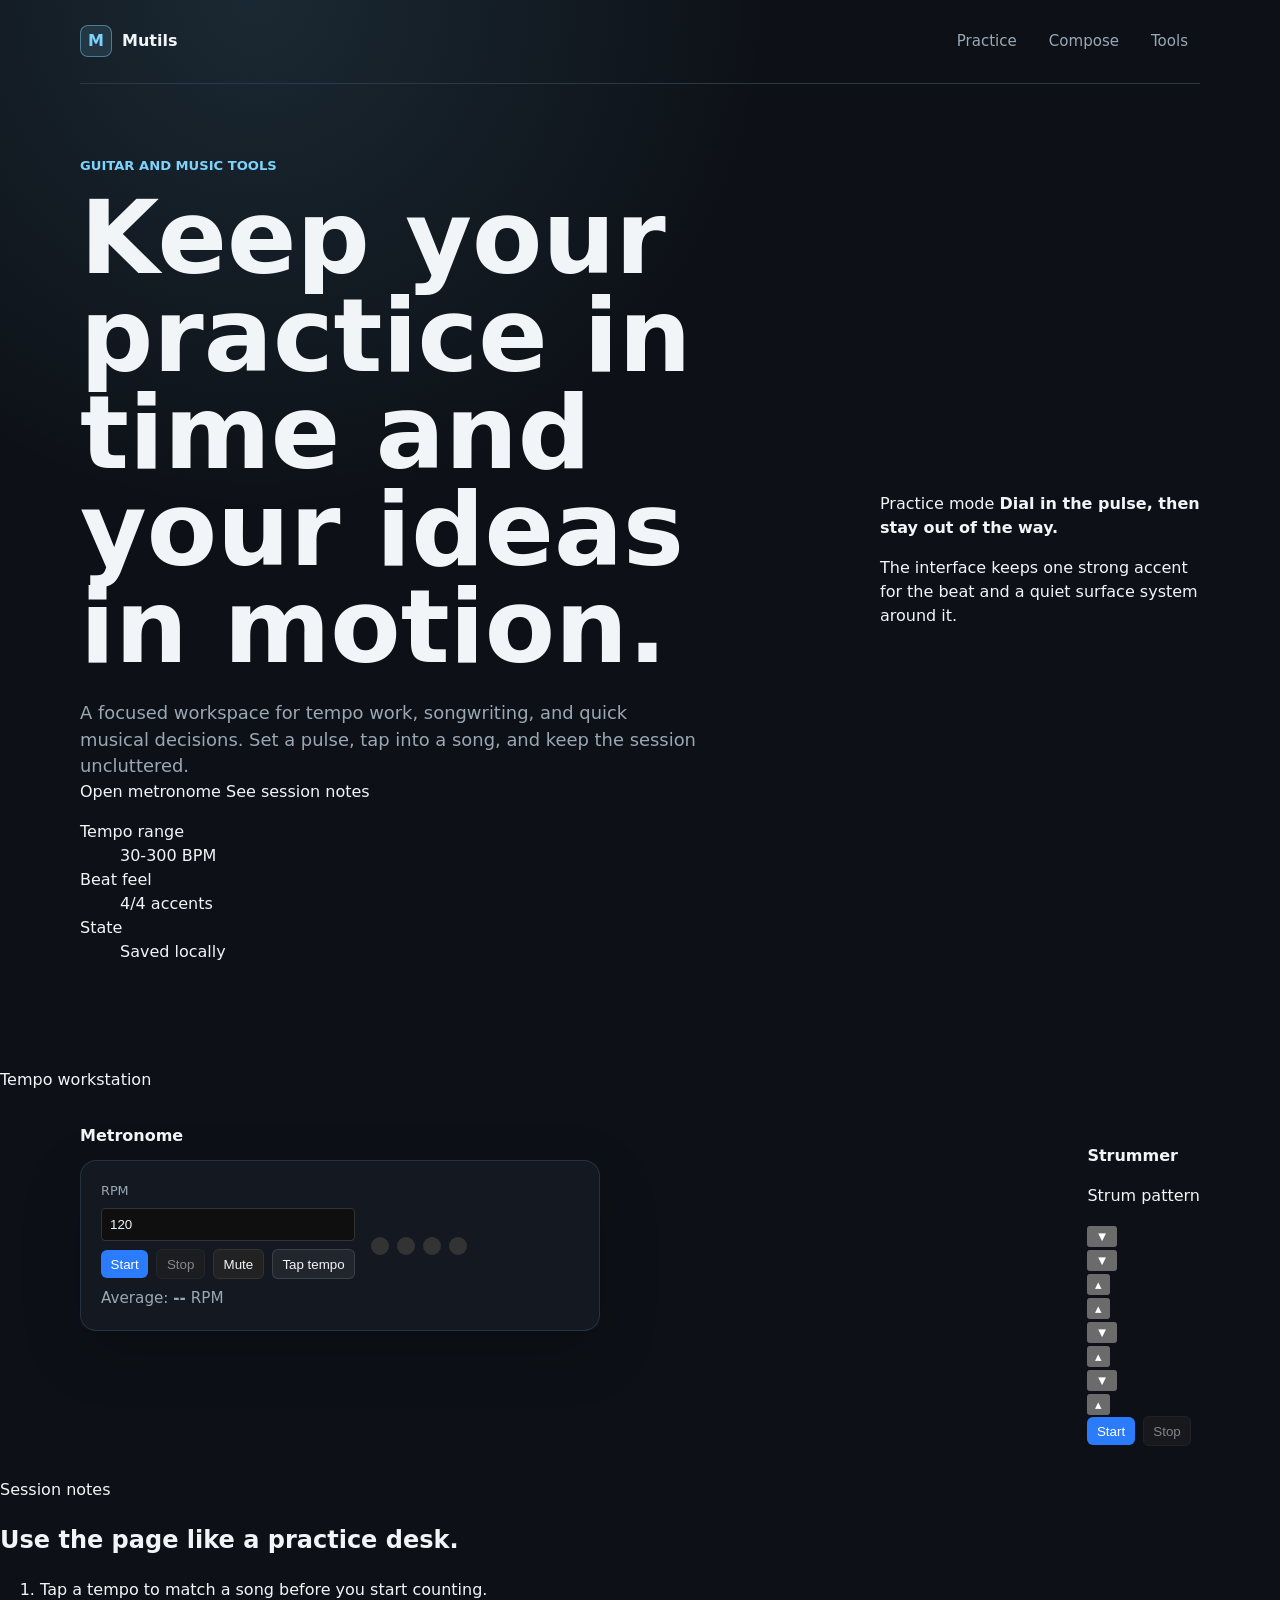
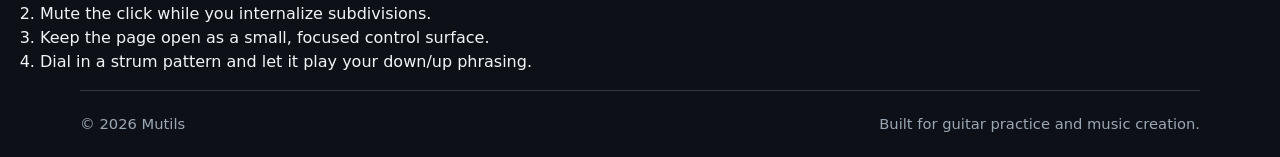
<file: index.html>
<!doctype html>
<html lang="en">
  <head>
    <meta charset="utf-8">
    <meta name="viewport" content="width=device-width, initial-scale=1">
    <title>Mutils</title>
    <link rel="stylesheet" href="assets/css/styles.css">
    <link rel="stylesheet" href="assets/css/metronome.css">
    <script src="assets/js/app.js" defer></script>
    <script src="assets/js/metronome.js" defer></script>
  </head>
  <body>
    <div class="app-shell">
      <div data-component="components/header.html"></div>
      <main data-component="components/main.html">
        <div data-component="components/metronome.html"></div>
      </main>
      <div data-component="components/footer.html"></div>
    </div>
  </body>
</html>
</file>
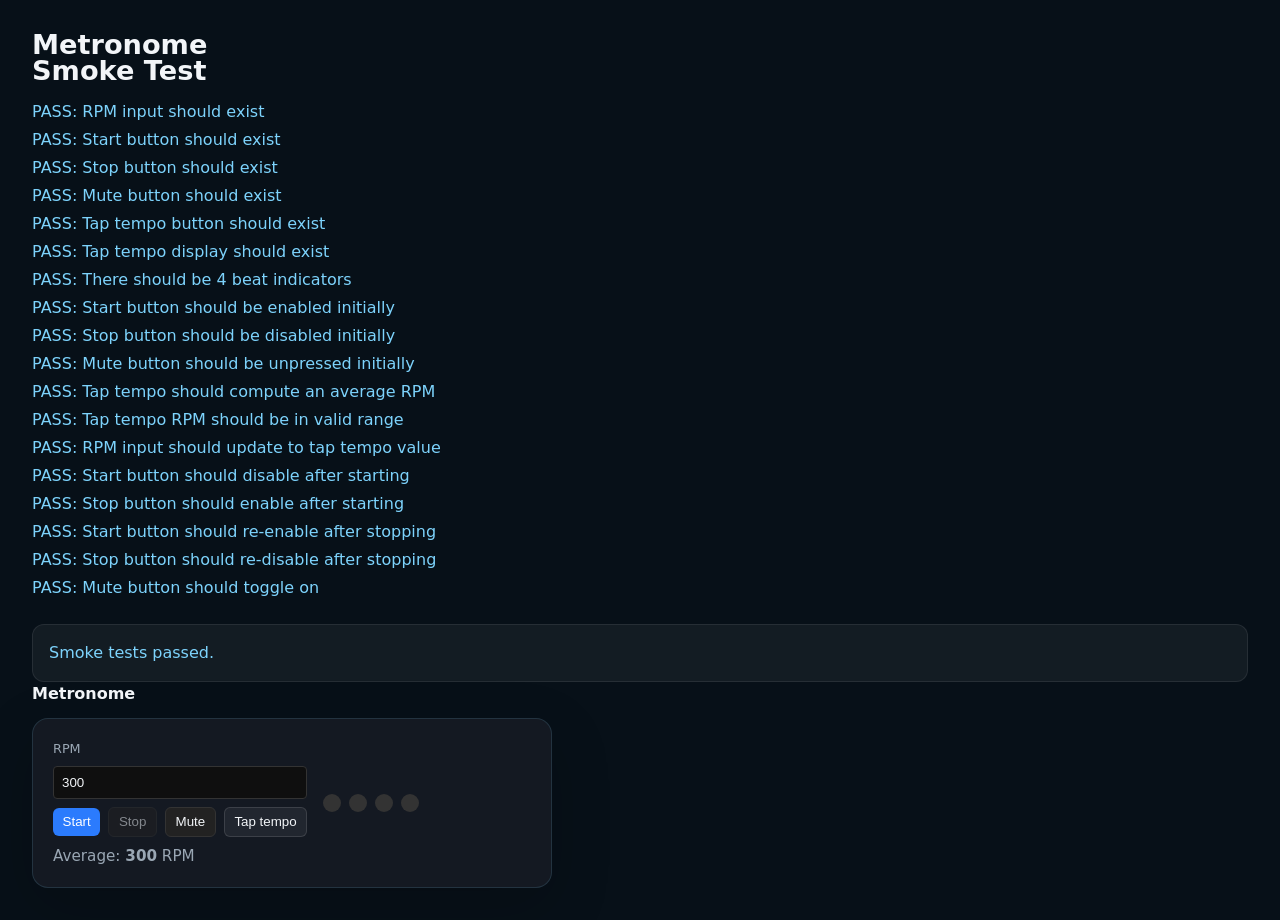
<file: tests/metronome-smoke.html>
<!doctype html>
<html lang="en">
  <head>
    <meta charset="utf-8">
    <meta name="viewport" content="width=device-width, initial-scale=1">
    <title>Metronome Smoke Test</title>
    <link rel="stylesheet" href="../assets/css/styles.css">
    <link rel="stylesheet" href="../assets/css/metronome.css">
    <style>
      body { margin: 0; padding: 2rem; min-height: 100vh; background: #071018; color: #f2f5f8; font-family: Inter, ui-sans-serif, system-ui, sans-serif; }
      h1 { margin: 0 0 1rem; font-size: 1.7rem; }
      #test-report { margin-bottom: 1.5rem; }
      .test-line { margin: 0.25rem 0; }
      .test-pass { color: #7dd3fc; }
      .test-fail { color: #f87171; }
      .test-summary { margin-top: 1.25rem; padding: 1rem; border-radius: 12px; background: rgba(255,255,255,0.05); border: 1px solid rgba(255,255,255,0.08); }
      .test-fixture { max-width: 680px; }
    </style>
  </head>
  <body>
    <main>
      <h1>Metronome Smoke Test</h1>
      <div id="test-report" aria-live="polite"></div>
      <div id="test-summary" class="test-summary" aria-live="polite">Running smoke tests...</div>
      <section class="test-fixture">
        <section class="metronome widget-module" role="region" aria-labelledby="metronome-title">
          <h2 id="metronome-title" class="widget-title">Metronome</h2>
          <div class="metronome-card">
            <div class="metronome-controls">
              <label for="metronome-rpm">RPM</label>
              <input id="metronome-rpm" type="number" min="30" max="300" step="1" value="120" aria-label="Beats per minute" />
              <div class="buttons">
                <button id="metronome-start" class="btn primary">Start</button>
                <button id="metronome-stop" class="btn" disabled>Stop</button>
                <button id="metronome-mute" class="btn" aria-pressed="false">Mute</button>
                <button id="metronome-tap" class="btn secondary">Tap tempo</button>
              </div>
              <div class="tap-panel">
                <span class="tap-display">Average: <strong id="metronome-tap-value">--</strong> RPM</span>
              </div>
            </div>
            <div class="metronome-visual" aria-hidden="false">
              <div class="beat-strip" role="list" aria-label="Beats">
                <div class="beat" data-beat="0" role="listitem" aria-label="Beat 1"></div>
                <div class="beat" data-beat="1" role="listitem" aria-label="Beat 2"></div>
                <div class="beat" data-beat="2" role="listitem" aria-label="Beat 3"></div>
                <div class="beat" data-beat="3" role="listitem" aria-label="Beat 4"></div>
              </div>
              <div id="metronome-status" class="sr-only" aria-live="polite"></div>
            </div>
          </div>
        </section>
      </section>
    </main>
    <script>document.body.dataset.ready = 'true';</script>
    <script src="../assets/js/metronome.js"></script>
    <script src="metronome.test.js"></script>
  </body>
</html>
</file>
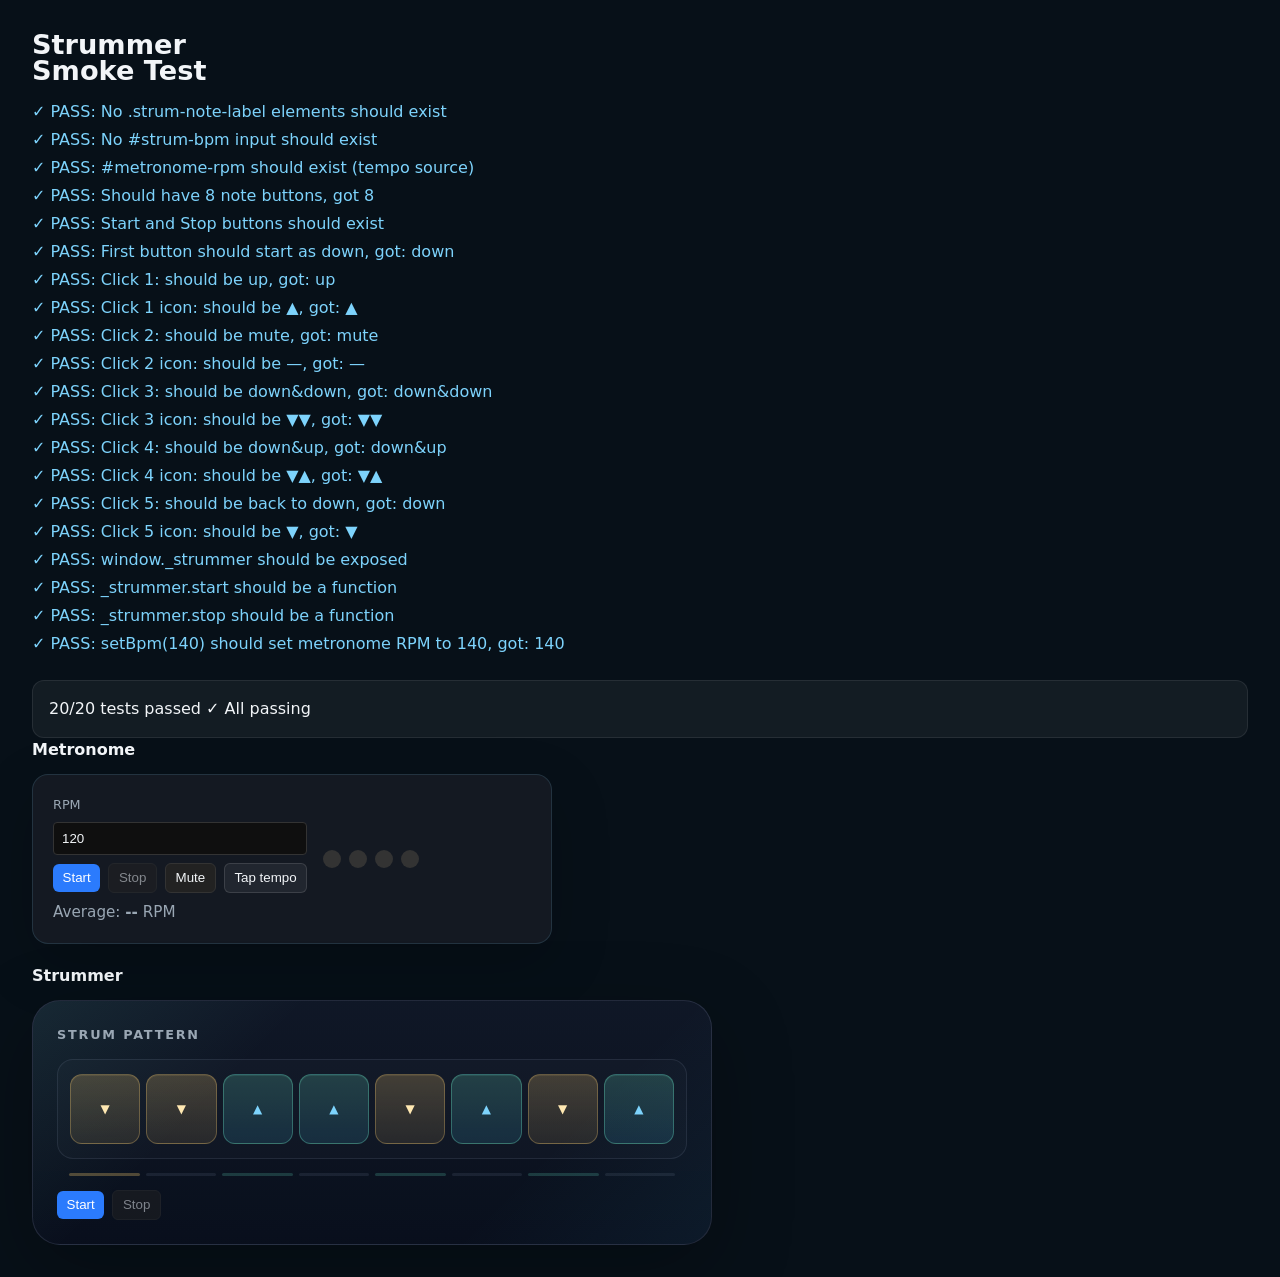
<file: tests/strummer-smoke.html>
﻿<!doctype html>
<html lang="en">
  <head>
    <meta charset="utf-8">
    <meta name="viewport" content="width=device-width, initial-scale=1">
    <title>Strummer Smoke Test</title>
    <link rel="stylesheet" href="../assets/css/styles.css">
    <link rel="stylesheet" href="../assets/css/metronome.css">
    <link rel="stylesheet" href="../assets/css/strummer.css">
    <style>
      body { margin: 0; padding: 2rem; min-height: 100vh; background: #071018; color: #f2f5f8; font-family: Inter, ui-sans-serif, system-ui, sans-serif; }
      h1 { margin: 0 0 1rem; font-size: 1.7rem; }
      #test-report { margin-bottom: 1.5rem; }
      .test-line { margin: 0.25rem 0; }
      .test-pass { color: #7dd3fc; }
      .test-fail { color: #f87171; }
      .test-summary { margin-top: 1.25rem; padding: 1rem; border-radius: 12px; background: rgba(255,255,255,0.05); border: 1px solid rgba(255,255,255,0.08); }
      .test-fixture { max-width: 680px; }
    </style>
  </head>
  <body>
    <main>
      <h1>Strummer Smoke Test</h1>
      <div id="test-report" aria-live="polite"></div>
      <div id="test-summary" class="test-summary" aria-live="polite">Running smoke tests...</div>
      <section class="test-fixture">
        <!-- Metronome RPM source (required by strummer) -->
        <section class="metronome widget-module" role="region" aria-labelledby="metronome-title">
          <h2 id="metronome-title" class="widget-title">Metronome</h2>
          <div class="metronome-card">
            <div class="metronome-controls">
              <label for="metronome-rpm">RPM</label>
              <input id="metronome-rpm" type="number" min="30" max="300" step="1" value="120" aria-label="Beats per minute" />
              <div class="buttons">
                <button id="metronome-start" class="btn primary">Start</button>
                <button id="metronome-stop" class="btn" disabled>Stop</button>
                <button id="metronome-mute" class="btn" aria-pressed="false">Mute</button>
                <button id="metronome-tap" class="btn secondary">Tap tempo</button>
              </div>
              <div class="tap-panel">
                <span class="tap-display">Average: <strong id="metronome-tap-value">--</strong> RPM</span>
              </div>
            </div>
            <div class="metronome-visual" aria-hidden="false">
              <div class="beat-strip" role="list" aria-label="Beats">
                <div class="beat" data-beat="0" role="listitem" aria-label="Beat 1"></div>
                <div class="beat" data-beat="1" role="listitem" aria-label="Beat 2"></div>
                <div class="beat" data-beat="2" role="listitem" aria-label="Beat 3"></div>
                <div class="beat" data-beat="3" role="listitem" aria-label="Beat 4"></div>
              </div>
              <div id="metronome-status" class="sr-only" aria-live="polite"></div>
            </div>
          </div>
        </section>

        <!-- Strummer fixture -->
        <section class="strummer widget-module" role="region" aria-labelledby="strummer-title" style="margin-top: 20px;">
          <h2 id="strummer-title" class="widget-title">Strummer</h2>
          <div class="strum-card">
            <div class="strum-controls">
              <p class="strum-grid-label">Strum pattern</p>
              <div class="strum-notes" role="group" aria-label="Strum pattern notes">
                <div class="strum-note" role="listitem">
                  <button class="strum-note-btn" data-strum="down" aria-label="Note 1">&#9660;</button>
                </div>
                <div class="strum-note" role="listitem">
                  <button class="strum-note-btn" data-strum="down" aria-label="Note 2">&#9660;</button>
                </div>
                <div class="strum-note" role="listitem">
                  <button class="strum-note-btn" data-strum="up" aria-label="Note 3">&#9652;</button>
                </div>
                <div class="strum-note" role="listitem">
                  <button class="strum-note-btn" data-strum="up" aria-label="Note 4">&#9652;</button>
                </div>
                <div class="strum-note" role="listitem">
                  <button class="strum-note-btn" data-strum="down" aria-label="Note 5">&#9660;</button>
                </div>
                <div class="strum-note" role="listitem">
                  <button class="strum-note-btn" data-strum="up" aria-label="Note 6">&#9652;</button>
                </div>
                <div class="strum-note" role="listitem">
                  <button class="strum-note-btn" data-strum="down" aria-label="Note 7">&#9660;</button>
                </div>
                <div class="strum-note" role="listitem">
                  <button class="strum-note-btn" data-strum="up" aria-label="Note 8">&#9652;</button>
                </div>
              </div>
              <div class="strum-beat-indicator" aria-hidden="true">
                <span class="strum-beat-mark"></span>
                <span class="strum-beat-mark"></span>
                <span class="strum-beat-mark"></span>
                <span class="strum-beat-mark"></span>
                <span class="strum-beat-mark"></span>
                <span class="strum-beat-mark"></span>
                <span class="strum-beat-mark"></span>
                <span class="strum-beat-mark"></span>
              </div>
              <div class="buttons">
                <button id="strum-start" class="btn primary">Start</button>
                <button id="strum-stop" class="btn" disabled>Stop</button>
              </div>
            </div>
          </div>
        </section>
      </section>
    </main>
    <script>document.body.dataset.ready = 'true';</script>
    <script src="../assets/js/metronome.js"></script>
    <script src="../assets/js/strummer.js"></script>
    <script src="strummer.test.js"></script>
  </body>
</html>
</file>
<file: assets/css/styles.css>
:root {
  color-scheme: dark;
  --bg: #0d1117;
  --surface: #151b23;
  --surface-soft: #1f2733;
  --text: #f2f5f8;
  --muted: #9aa7b4;
  --line: #2d3745;
  --accent: #7dd3fc;
  --accent-strong: #38bdf8;
}

* {
  box-sizing: border-box;
}

html {
  min-height: 100%;
}

body {
  min-height: 100vh;
  margin: 0;
  background:
    radial-gradient(circle at 20% 0%, rgba(125, 211, 252, 0.12), transparent 32rem),
    var(--bg);
  color: var(--text);
  font-family: Inter, ui-sans-serif, system-ui, -apple-system, BlinkMacSystemFont, "Segoe UI", sans-serif;
  line-height: 1.5;
}

a {
  color: inherit;
  text-decoration: none;
}

.app-shell {
  display: grid;
  min-height: 100vh;
  grid-template-rows: auto 1fr auto;
}

.site-header,
.site-footer {
  width: min(1120px, calc(100% - 32px));
  margin: 0 auto;
}

.site-header {
  display: flex;
  align-items: center;
  justify-content: space-between;
  gap: 24px;
  padding: 22px 0;
  border-bottom: 1px solid var(--line);
}

.brand {
  display: inline-flex;
  align-items: center;
  gap: 10px;
  font-weight: 700;
}

.brand-mark {
  display: grid;
  width: 32px;
  height: 32px;
  place-items: center;
  border: 1px solid rgba(125, 211, 252, 0.45);
  border-radius: 8px;
  background: rgba(125, 211, 252, 0.12);
  color: var(--accent);
}

.nav-links {
  display: flex;
  align-items: center;
  gap: 8px;
}

.nav-links a {
  min-height: 36px;
  padding: 8px 12px;
  border-radius: 8px;
  color: var(--muted);
  font-size: 0.94rem;
}

.nav-links a:hover,
.nav-links a:focus-visible {
  background: var(--surface-soft);
  color: var(--text);
  outline: none;
}

.hero {
  display: grid;
  width: min(1120px, calc(100% - 32px));
  margin: 0 auto;
  grid-template-columns: minmax(0, 1fr) 320px;
  align-items: center;
  gap: 48px;
  padding: 72px 0;
}

.hero-content {
  max-width: 680px;
}

.eyebrow {
  margin: 0 0 14px;
  color: var(--accent);
  font-size: 0.82rem;
  font-weight: 700;
  letter-spacing: 0;
  text-transform: uppercase;
}

h1 {
  max-width: 10ch;
  margin: 0;
  font-size: clamp(3rem, 8vw, 6.4rem);
  line-height: 0.95;
  letter-spacing: 0;
}

.hero-copy {
  max-width: 620px;
  margin: 24px 0 0;
  color: var(--muted);
  font-size: 1.12rem;
}

.status-panel {
  padding: 22px;
  border: 1px solid var(--line);
  border-radius: 8px;
  background: rgba(21, 27, 35, 0.84);
  box-shadow: 0 18px 50px rgba(0, 0, 0, 0.24);
}

.panel-label {
  display: block;
  margin-bottom: 12px;
  color: var(--accent-strong);
  font-size: 0.82rem;
  font-weight: 700;
  text-transform: uppercase;
}

.status-panel strong {
  display: block;
  font-size: 1.15rem;
}

.status-panel p {
  margin: 10px 0 0;
  color: var(--muted);
}

.site-footer {
  display: flex;
  justify-content: space-between;
  gap: 16px;
  padding: 22px 0;
  border-top: 1px solid var(--line);
  color: var(--muted);
  font-size: 0.92rem;
}

@media (max-width: 760px) {
  .site-header,
  .site-footer {
    width: min(100% - 24px, 1120px);
  }

  .site-header,
  .site-footer,
  .nav-links {
    align-items: flex-start;
    flex-direction: column;
  }

  .nav-links {
    width: 100%;
    gap: 4px;
  }

  .nav-links a {
    width: 100%;
  }

  .hero {
    width: min(100% - 24px, 1120px);
    grid-template-columns: 1fr;
    gap: 28px;
    padding: 48px 0;
  }

  h1 {
    max-width: 12ch;
    font-size: clamp(2.7rem, 15vw, 4.6rem);
  }
}
</file>
<file: assets/css/metronome.css>
/* Metronome widget styles */
.widget-area{
  display:flex;
  flex-wrap:wrap;
  gap:1rem;
  padding:1rem 0;
  width: min(1120px, calc(100% - 32px));
  margin: 0 auto;
}
.metronome-embed{flex:1 1 320px;min-width:280px}
.metronome{box-sizing:border-box;width:100%;max-width:520px;margin:0}
.widget-module{padding:0}
.widget-title{font-size:1rem;margin:0 0 0.75rem 0;color:var(--text,#eee)}
.metronome-card{
  display:flex;
  flex-direction:row;
  align-items:center;
  gap:1rem;
  background:rgba(21,27,35,0.96);
  color:var(--text, #eee);
  padding:1.25rem;
  border-radius:16px;
  border:1px solid rgba(125,211,252,0.14);
  box-shadow:0 20px 60px rgba(0,0,0,0.18);
  width:100%;
  overflow:hidden;
}
.metronome-controls{display:flex;flex-direction:column;gap:0.5rem;min-width:180px}
.metronome-controls label{font-size:0.8rem;color:var(--muted,#bdbdbd)}
#metronome-rpm{width:100%;padding:0.5rem;border-radius:4px;border:1px solid #333;background:#0f0f0f;color:inherit}
.buttons{display:flex;gap:0.5rem;align-items:center;flex-wrap:wrap}
.btn{padding:0.4rem 0.6rem;border-radius:6px;border:1px solid #333;background:#222;color:inherit;cursor:pointer}
.btn.primary{background:#2b7bfd;color:#fff;border:none}
.btn.secondary{background:rgba(255,255,255,0.06);color:var(--text);border-color:rgba(255,255,255,0.12)}
.btn:disabled{opacity:0.5;cursor:not-allowed}
.tap-panel{display:flex;align-items:center;gap:0.75rem;flex-wrap:wrap}
.tap-display{color:var(--muted);font-size:0.95rem}

.metronome-visual{display:flex;flex-direction:column;align-items:center;gap:0.5rem}
.beat-strip{display:flex;gap:0.5rem}
.beat{width:18px;height:18px;border-radius:50%;background:#333;transition:transform 0.08s,background 0.08s,box-shadow 0.08s}
.beat.active{transform:scale(1.5);box-shadow:0 0 8px rgba(255,200,60,0.7)}
.beat.accent{background:#ffd166}
.beat.regular{background:#c4c4c4}

.sr-only{position:absolute!important;height:1px;width:1px;overflow:hidden;clip:rect(1px,1px,1px,1px);white-space:nowrap}

@media (max-width:600px){
  .metronome-card{flex-direction:column;align-items:stretch}
  .metronome-controls{min-width:unset}
}
</file>
<file: assets/css/strummer.css>
﻿.strummer-embed { width: 100%; min-width: 0; }
/* Guitar strumming pattern widget */
.strum-card {
  position: relative;
  display: grid;
  grid-template-columns: minmax(0, 1fr);
  gap: 20px;
  width: 100%;
  overflow: hidden;
  padding: 24px;
  border: 1px solid rgba(167, 182, 214, 0.16);
  border-radius: 28px;
  background:
    linear-gradient(180deg, rgba(15, 23, 39, 0.96), rgba(9, 15, 28, 0.98)),
    rgba(21, 27, 35, 0.96);
  color: var(--text, #eee);
  box-shadow: 0 24px 80px rgba(0, 0, 0, 0.28);
}

.strum-card::before {
  content: "";
  position: absolute;
  inset: 0;
  background:
    linear-gradient(135deg, rgba(114, 244, 209, 0.08), transparent 30%),
    linear-gradient(315deg, rgba(72, 207, 255, 0.06), transparent 28%);
  pointer-events: none;
}

.strum-controls,
.strum-visual {
  position: relative;
  z-index: 1;
}

.strum-controls {
  display: flex;
  flex-direction: column;
  gap: 14px;
}

.strum-grid-label {
  color: var(--muted, #bdbdbd);
  font-size: 0.8rem;
  font-weight: 800;
  letter-spacing: 0.14em;
  text-transform: uppercase;
  margin: 0;
}

.strum-notes {
  display: grid;
  grid-template-columns: repeat(8, 1fr);
  gap: 6px;
  padding: 14px 12px;
  border: 1px solid rgba(167, 182, 214, 0.12);
  border-radius: 16px;
  background: rgba(255, 255, 255, 0.02);
}

.strum-note {
  display: flex;
  flex-direction: column;
  align-items: center;
}

.strum-note-btn {
  width: 100%;
  aspect-ratio: 1;
  min-width: 0;
  border: 1px solid rgba(167, 182, 214, 0.18);
  border-radius: 12px;
  background: rgba(255, 255, 255, 0.04);
  color: var(--muted);
  cursor: pointer;
  font-family: var(--body);
  font-size: 0.75rem;
  font-weight: 700;
  display: flex;
  align-items: center;
  justify-content: center;
  transition:
    background 160ms ease,
    border-color 160ms ease,
    color 160ms ease,
    box-shadow 160ms ease,
    transform 120ms ease;
}

.strum-note-btn:hover:not(:disabled) {
  background: rgba(255, 255, 255, 0.08);
  transform: translateY(-1px);
}

.strum-note-btn:focus-visible {
  outline: 2px solid rgba(114, 244, 209, 0.6);
  outline-offset: 2px;
}

.strum-note-btn[data-strum="up"] {
  background: linear-gradient(180deg, rgba(114, 244, 209, 0.18), rgba(72, 207, 255, 0.12));
  border-color: rgba(114, 244, 209, 0.30);
  color: var(--accent);
  box-shadow: inset 0 1px 0 rgba(114, 244, 209, 0.10);
}

.strum-note-btn[data-strum="down"] {
  background: linear-gradient(180deg, rgba(242, 198, 109, 0.22), rgba(242, 198, 109, 0.10));
  border-color: rgba(242, 198, 109, 0.30);
  color: #ffe8b2;
  box-shadow: inset 0 1px 0 rgba(242, 198, 109, 0.10);
}

.strum-note-btn[data-strum="mute"] {
  background: rgba(255, 255, 255, 0.03);
  border-color: rgba(167, 182, 214, 0.08);
  color: rgba(255, 255, 255, 0.2);
  box-shadow: none;
}

.strum-note-btn[data-strum="down\u0026down"] {
  background: linear-gradient(180deg, rgba(242, 198, 109, 0.22), rgba(242, 198, 109, 0.10));
  border-color: rgba(242, 198, 109, 0.30);
  color: #ffe8b2;
  box-shadow: inset 0 1px 0 rgba(242, 198, 109, 0.10), inset 0 0 0 2px rgba(242, 198, 109, 0.4);
}

.strum-note-btn[data-strum="down\u0026up"] {
  background: linear-gradient(180deg, rgba(242, 198, 109, 0.22), rgba(242, 198, 109, 0.10));
  border-color: rgba(242, 198, 109, 0.30);
  border-left: 3px solid rgba(114, 244, 209, 0.4);
  color: #ffe8b2;
  box-shadow: inset 0 1px 0 rgba(242, 198, 109, 0.10);
}

.strum-note.active .strum-note-btn[data-strum="up"] {
  box-shadow: 0 0 12px rgba(114, 244, 209, 0.30), 0 0 0 2px rgba(114, 244, 209, 0.25);
  transform: scale(1.1);
}

.strum-note.active .strum-note-btn[data-strum="down"] {
  box-shadow: 0 0 12px rgba(242, 198, 109, 0.30), 0 0 0 2px rgba(242, 198, 109, 0.25);
  transform: scale(1.1);
}

.strum-note.active .strum-note-btn[data-strum="mute"] {
  box-shadow: 0 0 12px rgba(167, 182, 214, 0.15), 0 0 0 2px rgba(167, 182, 214, 0.12);
  transform: scale(1.1);
}

.strum-note.active .strum-note-btn[data-strum="down\u0026down"] {
  box-shadow: 0 0 12px rgba(242, 198, 109, 0.30), 0 0 0 2px rgba(242, 198, 109, 0.25);
  transform: scale(1.1);
}

.strum-note.active .strum-note-btn[data-strum="down\u0026up"] {
  box-shadow: 0 0 12px rgba(242, 198, 109, 0.30), 0 0 0 2px rgba(242, 198, 109, 0.25);
  transform: scale(1.1);
}

.strum-beat-indicator {
  display: grid;
  grid-template-columns: repeat(8, 1fr);
  gap: 6px;
  padding: 0 12px;
}

.strum-beat-mark {
  height: 3px;
  border-radius: 999px;
  background: rgba(167, 182, 214, 0.10);
  transition: background 160ms ease;
}

.strum-beat-mark:nth-child(1),
.strum-beat-mark:nth-child(3),
.strum-beat-mark:nth-child(5),
.strum-beat-mark:nth-child(7) {
  background: rgba(167, 182, 214, 0.08);
}

.strum-beat-mark:nth-child(1) { background: rgba(242, 198, 109, 0.30); }
.strum-beat-mark:nth-child(3) { background: rgba(114, 244, 209, 0.18); }
.strum-beat-mark:nth-child(5) { background: rgba(114, 244, 209, 0.18); }
.strum-beat-mark:nth-child(7) { background: rgba(114, 244, 209, 0.18); }
</file>
